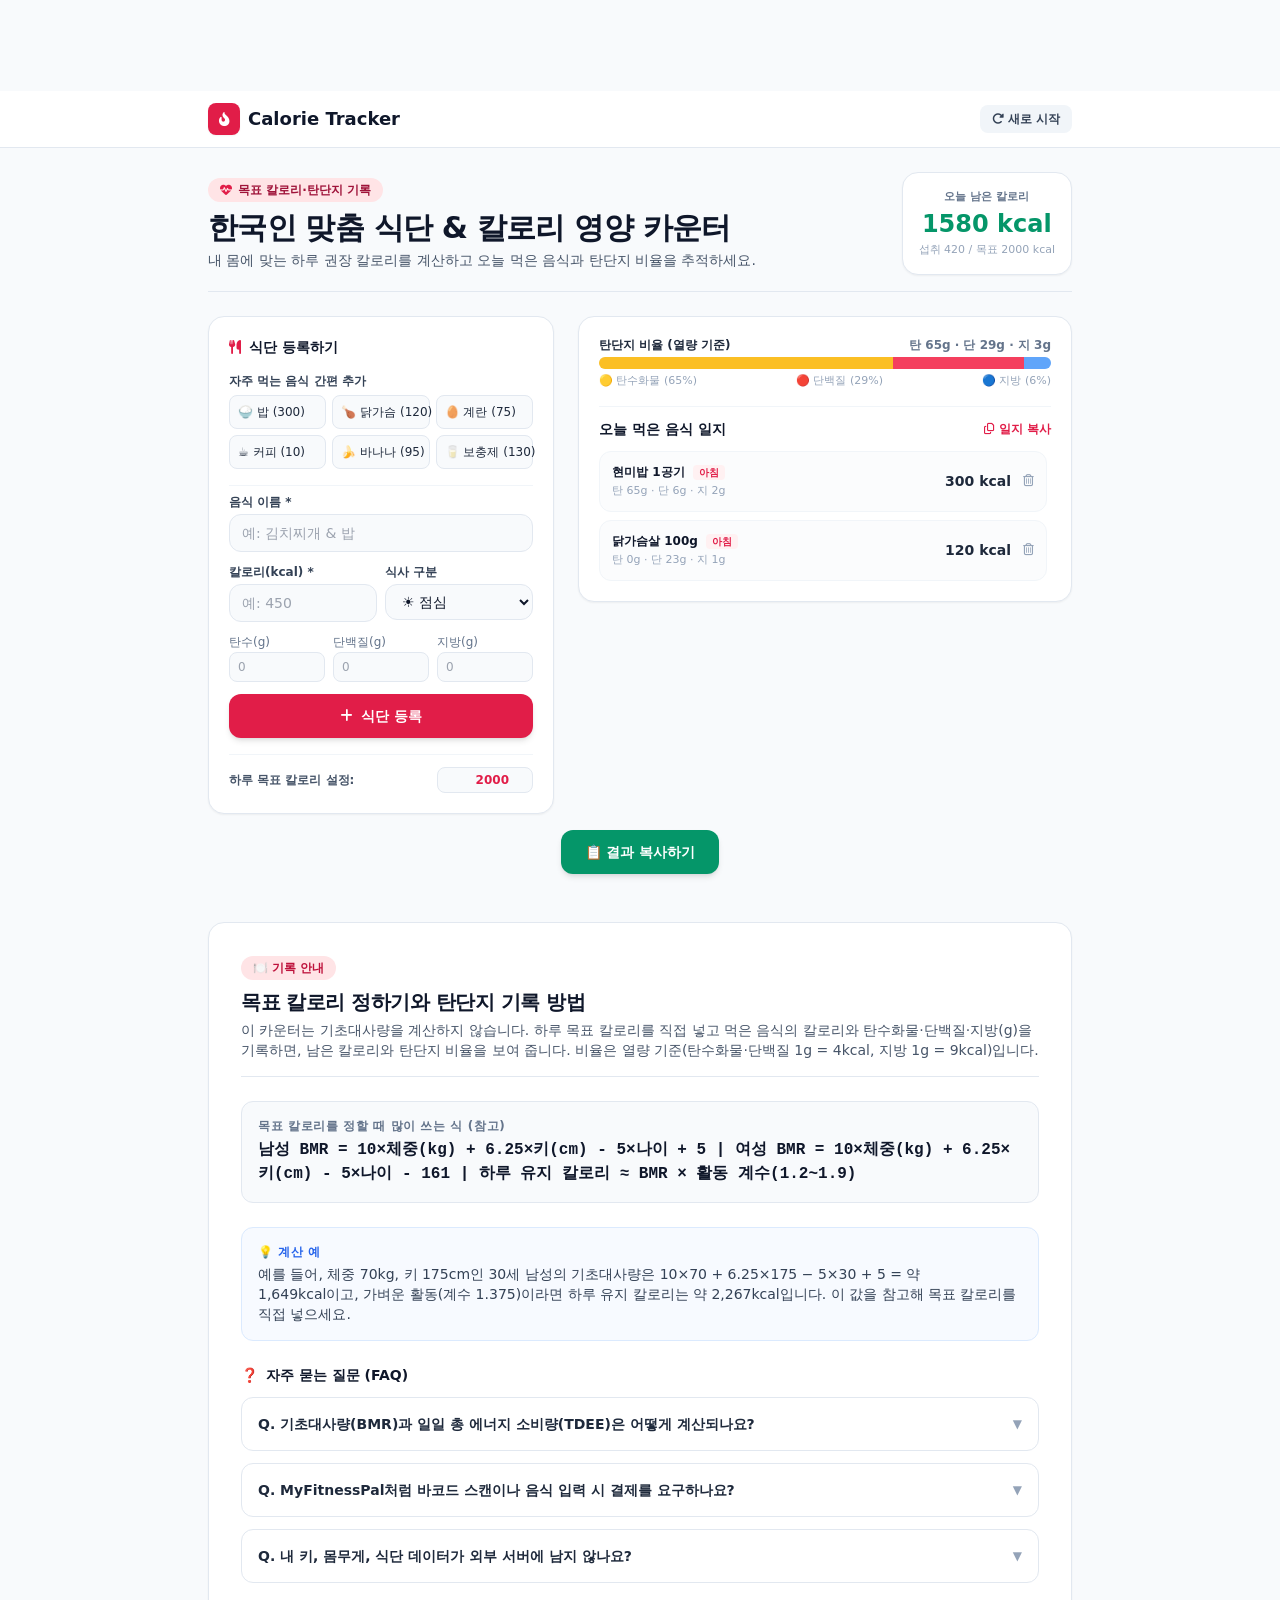
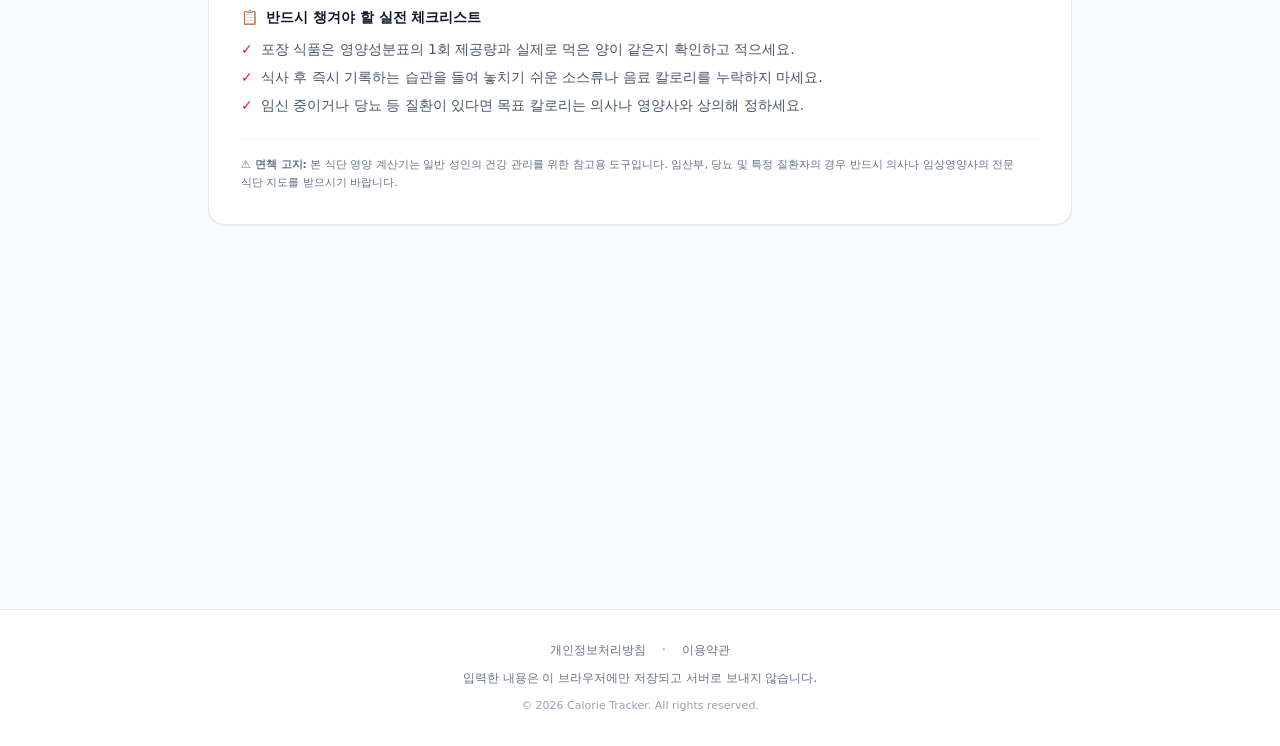
<file: index.html>
<!DOCTYPE html>
<html lang="ko">
<head>
    <meta charset="UTF-8">
    <link rel="preconnect" href="https://pagead2.googlesyndication.com">
    <link rel="preconnect" href="https://cdnjs.cloudflare.com" crossorigin>

    <link href="apple-touch-icon.png" rel="apple-touch-icon" sizes="180x180"/>
    <meta content="width=device-width, initial-scale=1.0, maximum-scale=1.0, user-scalable=no" name="viewport"/>
    <title>한국인 식단 & 칼로리 영양 카운터 | 탄단지 기록</title>
    <meta content="하루 목표 칼로리를 정하고 먹은 음식의 칼로리와 탄수화물·단백질·지방을 기록해, 남은 칼로리와 열량 기준 탄단지 비율을 보여 주는 식단 카운터입니다." name="description"/>
    <link href="https://calorie.enjoy-onepage.com/" rel="canonical"/>
    <meta content="website" property="og:type"/>
    <meta property="og:locale" content="ko_KR">
    <meta content="https://calorie.enjoy-onepage.com/" property="og:url"/>
    <meta content="한국인 식단 & 칼로리 영양 카운터 | 탄단지 기록" property="og:title"/>
    <meta content="하루 목표 칼로리를 정하고 먹은 음식의 칼로리와 탄수화물·단백질·지방을 기록해, 남은 칼로리와 열량 기준 탄단지 비율을 보여 주는 식단 카운터입니다." property="og:description"/>
    <meta content="https://calorie.enjoy-onepage.com/og-image.png" property="og:image"/>
    <meta content="summary_large_image" name="twitter:card"/>
    <meta content="한국인 식단 & 칼로리 영양 카운터 | 탄단지 기록" name="twitter:title"/>
    <meta content="하루 목표 칼로리를 정하고 먹은 음식의 칼로리와 탄수화물·단백질·지방을 기록해, 남은 칼로리와 열량 기준 탄단지 비율을 보여 주는 식단 카운터입니다." name="twitter:description"/>
    <meta content="https://calorie.enjoy-onepage.com/og-image.png" name="twitter:image"/>
    <link href="/favicon.ico" rel="icon" type="image/x-icon"/>

    <link rel="stylesheet" href="./style.css">
    <link href="https://cdnjs.cloudflare.com/ajax/libs/font-awesome/6.4.0/css/all.min.css" rel="stylesheet"/>
    <script async crossorigin="anonymous" src="https://pagead2.googlesyndication.com/pagead/js/adsbygoogle.js?client=ca-pub-2228289204702106"></script>

    <script type="application/ld+json">
    {
      "@context": "https://schema.org",
      "@graph": [
        {
          "@type": "WebApplication",
          "@id": "https://calorie.enjoy-onepage.com/#webapp",
          "name": "Calorie Tracker - 식단 & 칼로리 영양 카운터",
          "url": "https://calorie.enjoy-onepage.com/",
          "applicationCategory": "HealthApplication",
          "operatingSystem": "All",
          "browserRequirements": "Requires JavaScript. Requires HTML5.",
          "description": "목표 칼로리 설정, 식사별 칼로리·탄단지 기록, 열량 기준 탄단지 비율 표시.",
          "image": "https://calorie.enjoy-onepage.com/og-image.png",
          "offers": { "@type": "Offer", "price": "0", "priceCurrency": "KRW" }
        },
        {
          "@type": "FAQPage",
          "@id": "https://calorie.enjoy-onepage.com/#faq",
          "mainEntity": [
            {
              "@type": "Question",
              "name": "기초대사량(BMR)과 일일 총 에너지 소비량(TDEE)은 어떻게 계산되나요?",
              "acceptedAnswer": {
                "@type": "Answer",
                "text": "이 카운터는 계산해 주지 않으며, 목표 칼로리는 직접 넣습니다. 많이 쓰는 미플린-세인트 지어 식은 성별·나이·키·체중으로 기초대사량을 구하고, 평소 활동 정도에 따라 1.2~1.9를 곱해 하루 유지 칼로리를 어림합니다."
              }
            },
            {
              "@type": "Question",
              "name": "MyFitnessPal처럼 바코드 스캔이나 음식 입력 시 결제를 요구하나요?",
              "acceptedAnswer": {
                "@type": "Answer",
                "text": "결제는 없습니다. 다만 바코드 스캔이나 음식 검색 기능은 없고, 밥·닭가슴살·계란 같은 몇 가지 음식 버튼과 직접 입력으로 기록합니다."
              }
            },
            {
              "@type": "Question",
              "name": "내 키, 몸무게, 식단 데이터가 외부 서버에 남지 않나요?",
              "acceptedAnswer": {
                "@type": "Answer",
                "text": "이 카운터는 키와 몸무게를 묻지 않습니다. 식사 기록과 목표 칼로리는 이 브라우저의 localStorage에만 저장되고 서버로 보내지 않습니다."
              }
            }
          ]
        }
      ]
    }
    </script>

    <style id="layout-shield">
      html, body { max-width: 100%; overflow-x: hidden; }
      .manual-ad-box { width: 100%; max-width: 960px; margin-left: auto; margin-right: auto; text-align: center; overflow: hidden; }
      .manual-ad-box ins { max-width: 100% !important; overflow: hidden !important; }
      :focus-visible { outline: 2px solid #3b82f6 !important; outline-offset: 2px !important; }
      input:focus-visible, select:focus-visible, textarea:focus-visible, button:focus-visible { outline: 2px solid #2563eb !important; outline-offset: 1px !important; }
    </style>
<style id="mobile-hardening-shield">
  /* 모바일 한글 단어 단위 줄바꿈 보존 & 버튼 텍스트 단일행 쉴드 */
  body, h1, h2, h3, h4, p, span, label {
    word-break: keep-all;
    overflow-wrap: break-word;
  }
  button, [role="button"], a.btn {
    white-space: nowrap;
    word-break: keep-all;
  }
  @media (max-width: 640px) {
    input, select, textarea {
      font-size: 16px !important;
    }
    button, [role="button"], a.btn {
      min-height: 42px;
    }
  }
</style>
<script id="math-guard">
// Global Math & DOM Output Guard: prevents NaN / Infinity leaks to UI
(function() {
  const origToLocaleString = Number.prototype.toLocaleString;
  Number.prototype.toLocaleString = function(locales, options) {
    if (!Number.isFinite(this.valueOf())) return '0';
    return origToLocaleString.call(this, locales, options);
  };
  const origToFixed = Number.prototype.toFixed;
  Number.prototype.toFixed = function(digits) {
    if (!Number.isFinite(this.valueOf())) return '0';
    return origToFixed.call(this, digits);
  };
})();
</script>
<style id="ad-cls-shield">
  .ad-bottom { min-height: 280px !important; }
  .ad-bottom ins { min-height: 280px !important; }
</style>
</head>
<body class="bg-slate-50 text-slate-800 antialiased font-sans min-h-screen flex flex-col justify-between">
    <div class="manual-ad-box ad-top-banner" style="width: 100%; max-width: 960px; margin: 8px auto 16px; text-align: center;">
        <ins class="adsbygoogle" data-ad-client="ca-pub-2228289204702106" data-ad-format="horizontal" data-ad-slot="3824727725" data-full-width-responsive="true" style="display:inline-block;width:100%;height:60px;"></ins>
        <script>(adsbygoogle = window.adsbygoogle || []).push({});</script>
    </div>

    <header class="bg-white border-b border-slate-200 sticky top-0 z-40">
        <div class="max-w-4xl mx-auto px-4 py-3 flex items-center justify-between">
            <a href="/" class="flex items-center gap-2 text-slate-900 font-bold text-lg hover:text-rose-600 transition">
                <span class="w-8 h-8 rounded-lg bg-rose-600 text-white flex items-center justify-center font-black text-sm shadow-sm"><i class="fa-solid fa-fire-flame-curved"></i></span>
                <span>Calorie Tracker</span>
            </a>
            <div class="flex items-center gap-2">
                <button id="resetDayBtn" class="px-3 py-1.5 text-xs font-bold bg-slate-100 hover:bg-slate-200 text-slate-700 rounded-lg transition whitespace-nowrap" aria-label="하루 초기화">
                    <i class="fa-solid fa-rotate-right mr-1"></i>새로 시작
                </button>
            </div>
        </div>
    </header>

    <section class="max-w-4xl mx-auto px-4 pt-6 pb-2 w-full">
        <div class="border-b border-slate-200 pb-4 flex flex-col md:flex-row md:items-center justify-between gap-4">
            <div>
                <div class="inline-flex items-center gap-1.5 px-3 py-1 rounded-full text-xs font-semibold bg-rose-100 text-rose-800 mb-2">
                    <i class="fa-solid fa-heart-pulse text-rose-600"></i><span>목표 칼로리·탄단지 기록</span>
                </div>
                <h1 class="text-2xl sm:text-3xl font-black text-slate-900 tracking-tight">
                    한국인 맞춤 식단 & 칼로리 영양 카운터
                </h1>
                <p class="text-slate-600 text-xs sm:text-sm mt-1">
                    내 몸에 맞는 하루 권장 칼로리를 계산하고 오늘 먹은 음식과 탄단지 비율을 추적하세요.
                </p>
            </div>
            <!-- Calorie Gauge Summary -->
            <div class="bg-white border border-slate-200 rounded-2xl p-3 sm:p-4 text-center min-w-[150px] shadow-sm">
                <div class="text-[11px] font-bold text-slate-500">오늘 남은 칼로리</div>
                <div class="text-2xl font-black text-rose-600 mt-0.5" id="remainingCalText">0 kcal</div>
                <div class="text-[11px] text-slate-400 mt-0.5" id="intakeCalSub">섭취 0 / 목표 2000 kcal</div>
            </div>
        </div>
    </section>

    <!-- Workspace: 1:1 Left Inputs, Right Food Log (Sticky) -->
    <main class="max-w-4xl mx-auto px-4 py-4 w-full flex-grow">
        <div class="grid grid-cols-1 lg:grid-cols-12 gap-6 items-start">
            <!-- Left 5 cols: Profile & Food Add -->
            <section class="lg:col-span-5 bg-white rounded-2xl p-5 border border-slate-200 shadow-sm space-y-4">
                <h2 class="text-sm font-bold text-slate-900 flex items-center gap-2">
                    <i class="fa-solid fa-utensils text-rose-600"></i>식단 등록하기
                </h2>

                <!-- Quick Food Presets -->
                <div>
                    <label class="block text-xs font-bold text-slate-700 mb-1.5">자주 먹는 음식 간편 추가</label>
                    <div class="grid grid-cols-3 gap-1.5 text-xs">
                        <button type="button" class="preset-btn p-2 rounded-lg bg-slate-50 hover:bg-rose-50 border border-slate-200 text-left transition whitespace-nowrap" data-name="현미밥 1공기" data-cal="300" data-c="65" data-p="6" data-f="2">🍚 밥 (300)</button>
                        <button type="button" class="preset-btn p-2 rounded-lg bg-slate-50 hover:bg-rose-50 border border-slate-200 text-left transition whitespace-nowrap" data-name="닭가슴살 100g" data-cal="120" data-c="0" data-p="23" data-f="1">🍗 닭가슴 (120)</button>
                        <button type="button" class="preset-btn p-2 rounded-lg bg-slate-50 hover:bg-rose-50 border border-slate-200 text-left transition whitespace-nowrap" data-name="계란 1개" data-cal="75" data-c="1" data-p="6" data-f="5">🥚 계란 (75)</button>
                        <button type="button" class="preset-btn p-2 rounded-lg bg-slate-50 hover:bg-rose-50 border border-slate-200 text-left transition whitespace-nowrap" data-name="아메리카노" data-cal="10" data-c="1" data-p="0" data-f="0">☕ 커피 (10)</button>
                        <button type="button" class="preset-btn p-2 rounded-lg bg-slate-50 hover:bg-rose-50 border border-slate-200 text-left transition whitespace-nowrap" data-name="바나나 1개" data-cal="95" data-c="23" data-p="1" data-f="0">🍌 바나나 (95)</button>
                        <button type="button" class="preset-btn p-2 rounded-lg bg-slate-50 hover:bg-rose-50 border border-slate-200 text-left transition whitespace-nowrap" data-name="프로틴 1스쿱" data-cal="130" data-c="3" data-p="24" data-f="1">🥛 보충제 (130)</button>
                    </div>
                </div>

                <!-- Custom Input Form -->
                <form id="foodForm" class="space-y-3 pt-2 border-t border-slate-100">
                    <div>
                        <label for="foodName" class="block text-xs font-bold text-slate-700 mb-1">음식 이름 *</label>
                        <input type="text" id="foodName" required placeholder="예: 김치찌개 & 밥" class="w-full text-base sm:text-sm px-3 py-2 bg-slate-50 border border-slate-200 rounded-xl focus:outline-none focus:ring-2 focus:ring-rose-500 font-medium text-slate-900" aria-label="음식 이름">
                    </div>
                    <div class="grid grid-cols-2 gap-2">
                        <div>
                            <label for="foodCal" class="block text-xs font-bold text-slate-700 mb-1">칼로리(kcal) *</label>
                            <input type="number" id="foodCal" min="1" required placeholder="예: 450" class="w-full text-base sm:text-sm px-3 py-2 bg-slate-50 border border-slate-200 rounded-xl focus:outline-none focus:ring-2 focus:ring-rose-500 font-medium text-slate-900" aria-label="칼로리" inputmode="numeric">
                        </div>
                        <div>
                            <label for="mealType" class="block text-xs font-bold text-slate-700 mb-1">식사 구분</label>
                            <select id="mealType" class="w-full text-base sm:text-sm px-3 py-2 bg-slate-50 border border-slate-200 rounded-xl focus:outline-none focus:ring-2 focus:ring-rose-500 font-medium text-slate-900" aria-label="식사 구분">
                                <option value="아침">🌅 아침</option>
                                <option value="점심" selected>☀️ 점심</option>
                                <option value="저녁">🌙 저녁</option>
                                <option value="간식">🍪 간식</option>
                            </select>
                        </div>
                    </div>
                    <div class="grid grid-cols-3 gap-2 text-xs">
                        <div>
                            <label for="macroCarb" class="block text-slate-500 mb-0.5">탄수(g)</label>
                            <input type="number" id="macroCarb" min="0" placeholder="0" class="w-full px-2 py-1.5 bg-slate-50 border border-slate-200 rounded-lg text-slate-900" aria-label="탄수화물" inputmode="numeric">
                        </div>
                        <div>
                            <label for="macroProtein" class="block text-slate-500 mb-0.5">단백질(g)</label>
                            <input type="number" id="macroProtein" min="0" placeholder="0" class="w-full px-2 py-1.5 bg-slate-50 border border-slate-200 rounded-lg text-slate-900" aria-label="단백질" inputmode="numeric">
                        </div>
                        <div>
                            <label for="macroFat" class="block text-slate-500 mb-0.5">지방(g)</label>
                            <input type="number" id="macroFat" min="0" placeholder="0" class="w-full px-2 py-1.5 bg-slate-50 border border-slate-200 rounded-lg text-slate-900" aria-label="지방" inputmode="numeric">
                        </div>
                    </div>
                    <button type="submit" class="w-full py-3 bg-rose-600 hover:bg-rose-700 text-white font-bold text-sm rounded-xl shadow-md transition flex items-center justify-center gap-2 whitespace-nowrap" aria-label="식단 추가">
                        <i class="fa-solid fa-plus"></i><span>식단 등록</span>
                    </button>
                </form>

                <!-- Daily Target Goal Settings -->
                <div class="pt-3 border-t border-slate-100 flex items-center justify-between text-xs">
                    <span class="font-bold text-slate-600">하루 목표 칼로리 설정:</span>
                    <input type="number" id="targetCalInput" value="2000" min="1000" max="5000" step="50" class="w-24 px-2 py-1 text-right font-black text-rose-600 border border-slate-200 rounded-lg bg-slate-50" aria-label="목표 칼로리" inputmode="numeric">
                </div>
            </section>

            <!-- Right 7 cols: Nutrition Summary & Food List -->
            <section class="lg:col-span-7 space-y-4">
                <div class="bg-white rounded-2xl p-5 border border-slate-200 shadow-sm">
                    <!-- Macro Ratio Bars -->
                    <div class="mb-4">
                        <div class="flex items-center justify-between text-xs font-bold mb-1">
                            <span class="text-slate-800">탄단지 비율 (열량 기준)</span>
                            <span class="text-slate-500" id="macroGramsText">탄 0g · 단 0g · 지 0g</span>
                        </div>
                        <div class="w-full h-3 rounded-full bg-slate-100 overflow-hidden flex">
                            <div id="barCarb" class="bg-amber-400 h-full transition-all" style="width: 33%"></div>
                            <div id="barProtein" class="bg-rose-500 h-full transition-all" style="width: 33%"></div>
                            <div id="barFat" class="bg-blue-400 h-full transition-all" style="width: 34%"></div>
                        </div>
                        <div class="flex justify-between text-[11px] text-slate-400 mt-1">
                            <span>🟡 탄수화물 (<span id="ratioCarb">0</span>%)</span>
                            <span>🔴 단백질 (<span id="ratioProtein">0</span>%)</span>
                            <span>🔵 지방 (<span id="ratioFat">0</span>%)</span>
                        </div>
                    </div>

                    <!-- Food Items Log -->
                    <div class="border-t border-slate-100 pt-3">
                        <div class="flex items-center justify-between mb-3">
                            <h3 class="text-sm font-bold text-slate-900">오늘 먹은 음식 일지</h3>
                            <button id="copyDietBtn" class="text-xs font-bold text-rose-600 hover:text-rose-800 flex items-center gap-1 whitespace-nowrap" aria-label="식단 복사">
                                <i class="fa-regular fa-copy"></i><span>일지 복사</span>
                            </button>
                        </div>
                        <div id="foodListContainer" class="space-y-2 max-h-[360px] overflow-y-auto pr-1">
                            <!-- Dynamic food items -->
                        </div>
                    </div>
                </div>
            </section>
        </div>
    
      <div class="mt-4 text-center">
        <button id="masterCopyBtn" onclick="copyMasterResult()" class="whitespace-nowrap w-full sm:w-auto px-6 py-3 bg-emerald-600 hover:bg-emerald-700 text-white font-bold rounded-xl shadow-md transition flex items-center justify-center gap-2 text-sm mx-auto whitespace-nowrap">
          <span>📋 결과 복사하기</span>
        </button>
      </div>

  </main>

    <!-- Toast -->
    <div id="toastNotification" class="fixed bottom-6 left-1/2 -translate-x-1/2 bg-slate-900/90 text-white text-xs sm:text-sm px-4 py-2.5 rounded-xl shadow-xl z-50 transition-opacity duration-300 opacity-0 pointer-events-none flex items-center gap-2">
        <i class="fa-solid fa-circle-check text-rose-400"></i><span id="toastMessage">안내 메시지</span>
    </div>

    <!-- 📖 E-E-A-T Guide Section (Q1~Q7) -->
    <section class="max-w-4xl mx-auto my-8 px-4">
      <div class="bg-white rounded-2xl p-6 sm:p-8 border border-slate-200 shadow-sm space-y-6">
        <div class="border-b border-slate-200 pb-4">
          <div class="inline-flex items-center gap-1.5 px-3 py-1 rounded-full text-xs font-bold bg-rose-100 text-rose-700 mb-2">
            <span>🍽️ 기록 안내</span>
          </div>
          <h3 class="text-xl font-black text-slate-900 tracking-tight">
            목표 칼로리 정하기와 탄단지 기록 방법
          </h3>
          <p class="text-xs sm:text-sm text-slate-600 mt-1">
            이 카운터는 기초대사량을 계산하지 않습니다. 하루 목표 칼로리를 직접 넣고 먹은 음식의 칼로리와 탄수화물·단백질·지방(g)을 기록하면, 남은 칼로리와 탄단지 비율을 보여 줍니다. 비율은 열량 기준(탄수화물·단백질 1g = 4kcal, 지방 1g = 9kcal)입니다.
          </p>
        </div>

        <div class="p-4 bg-slate-50 rounded-xl border border-slate-200">
          <div class="text-xs font-bold text-slate-500 uppercase tracking-wider mb-1">목표 칼로리를 정할 때 많이 쓰는 식 (참고)</div>
          <div class="text-sm sm:text-base font-extrabold text-slate-900 font-mono leading-relaxed">
            남성 BMR = 10×체중(kg) + 6.25×키(cm) - 5×나이 + 5 | 여성 BMR = 10×체중(kg) + 6.25×키(cm) - 5×나이 - 161 | 하루 유지 칼로리 ≈ BMR × 활동 계수(1.2~1.9)
          </div>
        </div>

        <div class="p-4 bg-blue-50/50 rounded-xl border border-blue-100">
          <div class="text-xs font-bold text-blue-600 uppercase tracking-wider mb-1">💡 계산 예</div>
          <p class="text-xs sm:text-sm text-slate-700 leading-relaxed">
            예를 들어, 체중 70kg, 키 175cm인 30세 남성의 기초대사량은 10×70 + 6.25×175 − 5×30 + 5 = 약 1,649kcal이고, 가벼운 활동(계수 1.375)이라면 하루 유지 칼로리는 약 2,267kcal입니다. 이 값을 참고해 목표 칼로리를 직접 넣으세요.
          </p>
        </div>

        <div class="space-y-3">
          <h4 class="text-sm font-bold text-slate-900 mb-2 flex items-center gap-2"><span>❓</span> 자주 묻는 질문 (FAQ)</h4>
          

    <details class="group border border-slate-200 rounded-xl p-4">
            <summary class="flex items-center justify-between cursor-pointer font-bold text-sm text-slate-800">
              <span>Q. 기초대사량(BMR)과 일일 총 에너지 소비량(TDEE)은 어떻게 계산되나요?</span>
              <span class="transition group-open:rotate-180 text-slate-400 text-xs">▼</span>
            </summary>
            <div class="text-xs text-slate-600 mt-3 leading-relaxed border-t border-slate-100 pt-3">
              이 카운터는 계산해 주지 않으며, 목표 칼로리는 직접 넣습니다. 많이 쓰는 미플린-세인트 지어 식은 성별·나이·키·체중으로 기초대사량을 구하고, 평소 활동 정도에 따라 1.2~1.9를 곱해 하루 유지 칼로리를 어림합니다.
            </div>
          </details>
          <details class="group border border-slate-200 rounded-xl p-4">
            <summary class="flex items-center justify-between cursor-pointer font-bold text-sm text-slate-800">
              <span>Q. MyFitnessPal처럼 바코드 스캔이나 음식 입력 시 결제를 요구하나요?</span>
              <span class="transition group-open:rotate-180 text-slate-400 text-xs">▼</span>
            </summary>
            <div class="text-xs text-slate-600 mt-3 leading-relaxed border-t border-slate-100 pt-3">
              결제는 없습니다. 다만 바코드 스캔이나 음식 검색 기능은 없고, 밥·닭가슴살·계란 같은 몇 가지 음식 버튼과 직접 입력으로 기록합니다.
            </div>
          </details>
          <details class="group border border-slate-200 rounded-xl p-4">
            <summary class="flex items-center justify-between cursor-pointer font-bold text-sm text-slate-800">
              <span>Q. 내 키, 몸무게, 식단 데이터가 외부 서버에 남지 않나요?</span>
              <span class="transition group-open:rotate-180 text-slate-400 text-xs">▼</span>
            </summary>
            <div class="text-xs text-slate-600 mt-3 leading-relaxed border-t border-slate-100 pt-3">
              이 카운터는 키와 몸무게를 묻지 않습니다. 식사 기록과 목표 칼로리는 이 브라우저의 localStorage에만 저장되고 서버로 보내지 않습니다.
            </div>
          </details>
        </div>

        <div>
          <h4 class="text-sm font-bold text-slate-900 mb-3 flex items-center gap-2">
            <span>📋</span> 반드시 챙겨야 할 실전 체크리스트
          </h4>
          <ul class="text-xs sm:text-sm text-slate-600 space-y-2">
            <li class="flex items-start gap-2"><span class="text-rose-600 font-bold">✓</span><span>포장 식품은 영양성분표의 1회 제공량과 실제로 먹은 양이 같은지 확인하고 적으세요.</span></li>
            <li class="flex items-start gap-2"><span class="text-rose-600 font-bold">✓</span><span>식사 후 즉시 기록하는 습관을 들여 놓치기 쉬운 소스류나 음료 칼로리를 누락하지 마세요.</span></li>
            <li class="flex items-start gap-2"><span class="text-rose-600 font-bold">✓</span><span>임신 중이거나 당뇨 등 질환이 있다면 목표 칼로리는 의사나 영양사와 상의해 정하세요.</span></li>
          </ul>
        </div>

        <div class="pt-4 border-t border-slate-100 text-[11px] text-slate-500 leading-relaxed">
          <strong>⚠️ 면책 고지:</strong> 본 식단 영양 계산기는 일반 성인의 건강 관리를 위한 참고용 도구입니다. 임산부, 당뇨 및 특정 질환자의 경우 반드시 의사나 임상영양사의 전문 식단 지도를 받으시기 바랍니다.
        </div>
      </div>
    </section>

    <!-- ADSENSE START: mid -->
<div class="ad-box ad-mid" style="width:100%;box-sizing:border-box;max-width:1080px;margin:16px auto;padding:0 14px;text-align:center;">
  <ins class="adsbygoogle" style="display:block" data-ad-client="ca-pub-2228289204702106" data-ad-slot="1186914926" data-ad-format="auto" data-full-width-responsive="true"></ins>
  <script>(adsbygoogle = window.adsbygoogle || []).push({});</script>
</div>
<!-- ADSENSE END: mid -->

<div class="manual-ad-box ad-bottom-banner" style="width: 100%; max-width: 960px; margin: 24px auto 16px; text-align: center;min-height:280px;">
        <ins class="adsbygoogle" data-ad-client="ca-pub-2228289204702106" data-ad-format="auto" data-ad-slot="3416334507" data-full-width-responsive="true" style="display:block;min-height:280px;"></ins>
        <script>(adsbygoogle = window.adsbygoogle || []).push({});</script>
    </div>


<footer class="border-t border-slate-200 bg-white py-8 px-4 text-center">
        <div class="max-w-4xl mx-auto text-xs text-slate-500 space-y-3">
            <div class="flex flex-wrap justify-center gap-4 text-xs font-medium">
                <a class="hover:text-rose-600 transition" href="/privacy.html">개인정보처리방침</a>
                <span>·</span>
                <a class="hover:text-rose-600 transition" href="/terms.html">이용약관</a>
            </div>
            <p>입력한 내용은 이 브라우저에만 저장되고 서버로 보내지 않습니다.</p>
            <p class="text-[11px] text-slate-400">© 2026 Calorie Tracker. All rights reserved.</p>
        </div>
    </footer>

    <script>
        const STORAGE_KEY = 'enjoy_calorie_meals_v1';
        let meals = [];
        let targetCal = 2000;

        function showToast(msg) {
            const toast = document.getElementById('toastNotification');
            const toastMsg = document.getElementById('toastMessage');
            if (toast && toastMsg) {
                toastMsg.textContent = msg;
                toast.classList.remove('opacity-0', 'pointer-events-none');
                setTimeout(() => toast.classList.add('opacity-0', 'pointer-events-none'), 2200);
            }
        }

        function loadData() {
            try {
                const raw = localStorage.getItem(STORAGE_KEY);
                meals = raw ? JSON.parse(raw) : [
                    { id: 'm1', name: '현미밥 1공기', type: '아침', cal: 300, carb: 65, protein: 6, fat: 2 },
                    { id: 'm2', name: '닭가슴살 100g', type: '아침', cal: 120, carb: 0, protein: 23, fat: 1 }
                ];
                const savedTarget = localStorage.getItem('enjoy_calorie_target');
                if (savedTarget) targetCal = parseInt(savedTarget, 10);
                document.getElementById('targetCalInput').value = targetCal;
            } catch(e) {
                meals = [];
            }
            renderMeals();
        }

        function saveData() {
            try {
                localStorage.setItem(STORAGE_KEY, JSON.stringify(meals));
                localStorage.setItem('enjoy_calorie_target', targetCal.toString());
            } catch(e) {}
            renderMeals();
        }

        function renderMeals() {
            const container = document.getElementById('foodListContainer');
            container.innerHTML = '';

            let totalCal = 0;
            let totalCarb = 0;
            let totalProtein = 0;
            let totalFat = 0;

            meals.forEach(m => {
                totalCal += m.cal;
                totalCarb += (m.carb || 0);
                totalProtein += (m.protein || 0);
                totalFat += (m.fat || 0);

                const item = document.createElement('div');
                item.className = 'p-3 rounded-xl border border-slate-100 bg-slate-50/50 flex items-center justify-between gap-3 text-xs';
                item.innerHTML = `
                    <div>
                        <div class="font-bold text-slate-900">${m.name} <span class="text-[10px] px-1.5 py-0.5 rounded bg-rose-50 text-rose-600 font-bold ml-1">${m.type}</span></div>
                        <div class="text-[11px] text-slate-400 mt-0.5">탄 ${m.carb || 0}g · 단 ${m.protein || 0}g · 지 ${m.fat || 0}g</div>
                    </div>
                    <div class="flex items-center gap-2">
                        <span class="font-extrabold text-sm text-slate-800">${m.cal} kcal</span>
                        <button onclick="deleteMeal('${m.id}')" class="text-slate-400 hover:text-rose-600 ml-1 whitespace-nowrap"><i class="fa-regular fa-trash-can"></i></button>
                    </div>
                `;
                container.appendChild(item);
            });

            // Summary numbers
            const remCal = targetCal - totalCal;
            document.getElementById('remainingCalText').textContent = `${remCal} kcal`;
            document.getElementById('remainingCalText').className = `text-2xl font-black mt-0.5 ${remCal < 0 ? 'text-rose-600' : 'text-emerald-600'}`;
            document.getElementById('intakeCalSub').textContent = `섭취 ${totalCal} / 목표 ${targetCal} kcal`;

            // Macro calculation
            const macroSum = totalCarb * 4 + totalProtein * 4 + totalFat * 9; // 열량 기준: 탄수화물·단백질 1g = 4kcal, 지방 1g = 9kcal
            let rCarb = 33, rProtein = 33, rFat = 34;
            if (macroSum > 0) {
                rCarb = Math.round((totalCarb * 4 / macroSum) * 100);
                rProtein = Math.round((totalProtein * 4 / macroSum) * 100);
                rFat = 100 - rCarb - rProtein;
            }
            document.getElementById('barCarb').style.width = `${rCarb}%`;
            document.getElementById('barProtein').style.width = `${rProtein}%`;
            document.getElementById('barFat').style.width = `${rFat}%`;
            document.getElementById('ratioCarb').textContent = rCarb;
            document.getElementById('ratioProtein').textContent = rProtein;
            document.getElementById('ratioFat').textContent = rFat;
            document.getElementById('macroGramsText').textContent = `탄 ${totalCarb}g · 단 ${totalProtein}g · 지 ${totalFat}g`;
        }

        window.deleteMeal = function(id) {
            meals = meals.filter(m => m.id !== id);
            saveData();
            showToast("식단이 삭제되었습니다.");
        };

        // Preset click
        document.querySelectorAll('.preset-btn').forEach(btn => {
            btn.addEventListener('click', () => {
                document.getElementById('foodName').value = btn.dataset.name;
                document.getElementById('foodCal').value = btn.dataset.cal;
                document.getElementById('macroCarb').value = btn.dataset.c;
                document.getElementById('macroProtein').value = btn.dataset.p;
                document.getElementById('macroFat').value = btn.dataset.f;
                showToast(`${btn.dataset.name} 정보가 입력되었습니다.`);
            });
        });

        document.getElementById('foodForm').addEventListener('submit', (e) => {
            e.preventDefault();
            const name = document.getElementById('foodName').value.trim();
            const cal = parseInt(document.getElementById('foodCal').value, 10);
            const type = document.getElementById('mealType').value;
            const carb = parseInt(document.getElementById('macroCarb').value, 10) || 0;
            const protein = parseInt(document.getElementById('macroProtein').value, 10) || 0;
            const fat = parseInt(document.getElementById('macroFat').value, 10) || 0;

            if (!name || !cal) return;

            meals.push({
                id: 'meal_' + Date.now(),
                name,
                cal,
                type,
                carb,
                protein,
                fat
            });
            saveData();

            document.getElementById('foodName').value = '';
            document.getElementById('foodCal').value = '';
            document.getElementById('macroCarb').value = '';
            document.getElementById('macroProtein').value = '';
            document.getElementById('macroFat').value = '';
            showToast("식단이 등록되었습니다!");
        });

        document.getElementById('targetCalInput').addEventListener('change', (e) => {
            targetCal = parseInt(e.target.value, 10) || 2000;
            saveData();
        });

        document.getElementById('resetDayBtn').addEventListener('click', () => {
            if (confirm("오늘의 식단 일지를 초기화하시겠습니까?")) {
                meals = [];
                saveData();
                showToast("식단 일지가 초기화되었습니다.");
            }
        });

        document.getElementById('copyDietBtn').addEventListener('click', () => {
            let total = meals.reduce((acc, m) => acc + m.cal, 0);
            let text = `🥗 오늘 나의 식단 일지 (Calorie Tracker)
-----------------------------------
`;
            meals.forEach(m => {
                text += `[${m.type}] ${m.name}: ${m.cal} kcal (탄 ${m.carb}g / 단 ${m.protein}g / 지 ${m.fat}g)
`;
            });
            text += `
총 섭취: ${total} kcal (목표 ${targetCal} kcal)
👉 바로가기: https://calorie.enjoy-onepage.com/`;

            navigator.clipboard.writeText(text).then(() => showToast("식단 일지가 복사되었습니다."));
        });

        loadData();
    </script>

  <!-- 원클릭 복사 & 토스트 스크립트 (4-4 헌법 준수) -->
  <div id="masterToast" class="fixed bottom-6 left-1/2 transform -translate-x-1/2 bg-gray-900 text-white text-xs py-3 px-6 rounded-full shadow-2xl transition opacity-0 pointer-events-none z-50">
    클립보드에 복사되었습니다!
  </div>
  <script>
    function copyMasterResult() {
      var resEl = document.getElementById('result') || document.getElementById('resultCard') || document.querySelector('.result-box') || document.querySelector('main');
      var text = resEl ? (resEl.innerText || resEl.textContent) : '한국인 맞춤 식단 & 칼로리 영양 카운터 계산 결과';
      var shareText = text.trim() + "\n\n👉 한국인 맞춤 식단 & 칼로리 영양 카운터 바로가기: " + window.location.href;
      if (navigator.clipboard) {
        navigator.clipboard.writeText(shareText).then(showMasterToast);
      } else {
        var ta = document.createElement('textarea');
        ta.value = shareText;
        document.body.appendChild(ta);
        ta.select();
        document.execCommand('copy');
        document.body.removeChild(ta);
        showMasterToast();
      }
    }
    function showMasterToast() {
      var t = document.getElementById('masterToast');
      if (!t) return;
      t.classList.remove('opacity-0', 'pointer-events-none');
      t.classList.add('opacity-100');
      setTimeout(function() {
        t.classList.remove('opacity-100');
        t.classList.add('opacity-0', 'pointer-events-none');
      }, 2200);
    }
  </script>

</body>
</html>
</file>
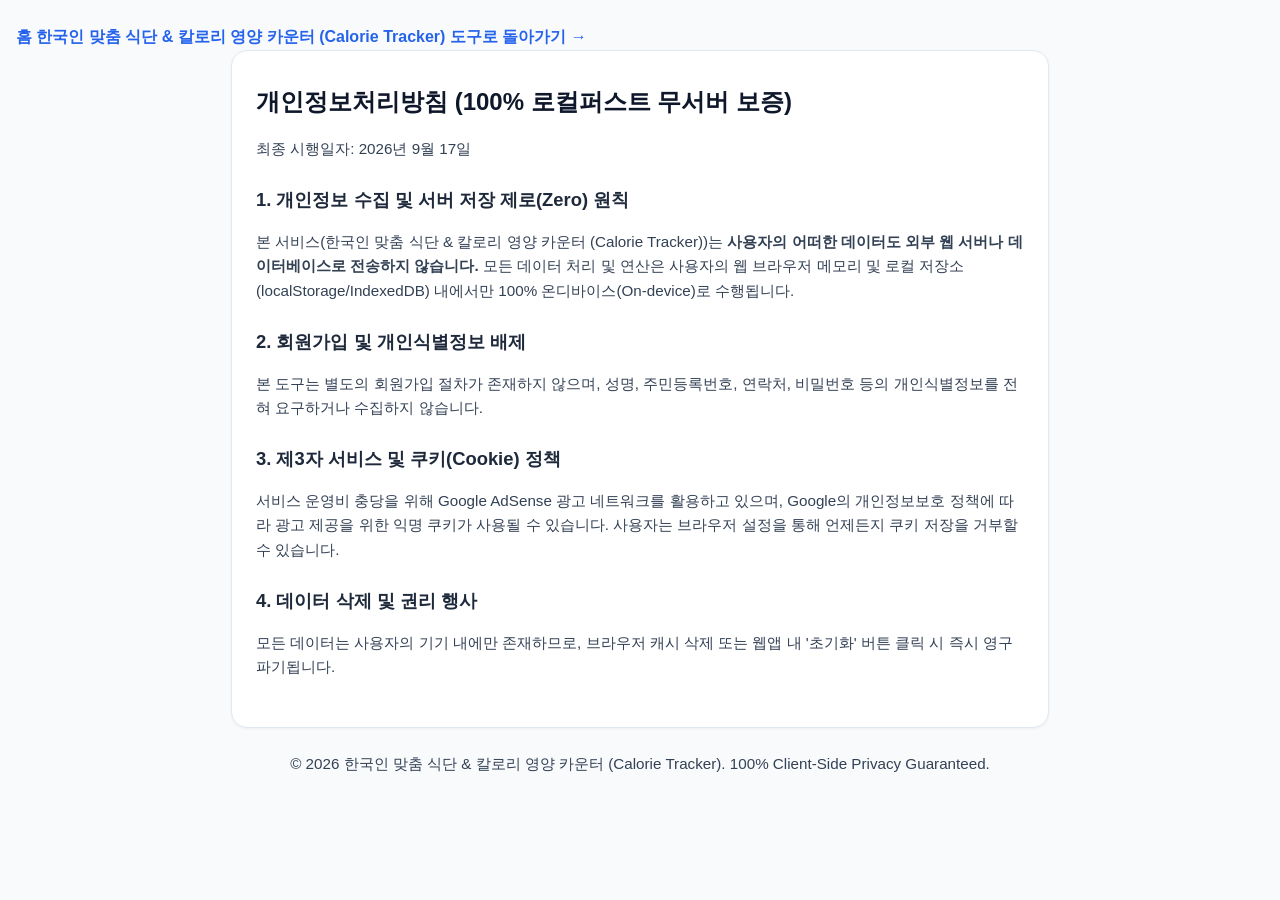
<file: privacy.html>
<!DOCTYPE html>
<html lang="ko">
<head>
  <meta charset="UTF-8">
  <meta name="viewport" content="width=device-width, initial-scale=1.0">
  <title>개인정보처리방침 - 한국인 맞춤 식단 & 칼로리 영양 카운터 (Calorie Tracker)</title>
  <link rel="canonical" href="https://calorie.enjoy-onepage.com/privacy.html">
  <style>html, body { max-width: 100%; overflow-x: hidden; }</style>
<style>
  body { margin: 0; font-family: -apple-system, BlinkMacSystemFont, "Segoe UI", Roboto, sans-serif; background: #f8fafc; color: #1e293b; line-height: 1.6; padding: 24px 16px; }
  .wrap, .max-w-2xl, .max-w-3xl, .container, main { max-width: 768px; margin: 0 auto; background: #fff; padding: 32px 24px; border-radius: 16px; border: 1px solid #e2e8f0; box-shadow: 0 1px 3px rgba(0,0,0,0.05); }
  h1 { font-size: 1.5rem; font-weight: 800; margin-top: 0; color: #0f172a; }
  h2 { font-size: 1.15rem; font-weight: 700; margin-top: 24px; color: #1e293b; }
  p, li { font-size: 0.95rem; color: #334155; }
  a { color: #2563eb; text-decoration: none; font-weight: 600; }
  a:hover { text-decoration: underline; }
  .footer, footer { text-align: center; margin-top: 24px; font-size: 0.85rem; color: #64748b; }
</style>
</head>
<body class="bg-slate-50 text-slate-800 antialiased font-sans min-h-screen flex flex-col justify-between">
  <header class="bg-white border-b border-slate-200 sticky top-0 z-50">
    <div class="max-w-4xl mx-auto px-4 py-3 flex items-center justify-between">
      <a href="/" class="flex items-center gap-2 text-slate-900 font-bold hover:text-blue-600 transition">
        <span class="w-8 h-8 rounded-lg bg-blue-600 text-white flex items-center justify-center font-black text-sm">홈</span>
        <span>한국인 맞춤 식단 & 칼로리 영양 카운터 (Calorie Tracker)</span>
      </a>
      <a href="/" class="text-sm font-medium text-slate-600 hover:text-blue-600">도구로 돌아가기 →</a>
    </div>
  </header>

  <main class="max-w-4xl mx-auto px-4 py-10 flex-grow w-full">
    <div class="bg-white rounded-2xl p-6 sm:p-10 border border-slate-200 shadow-sm space-y-6">
      <h1 class="text-2xl font-black text-slate-900">개인정보처리방침 (100% 로컬퍼스트 무서버 보증)</h1>
      <p class="text-xs text-slate-500">최종 시행일자: 2026년 9월 17일</p>

      <section class="space-y-3 text-sm text-slate-700 leading-relaxed">
        <h2 class="text-base font-bold text-slate-900">1. 개인정보 수집 및 서버 저장 제로(Zero) 원칙</h2>
        <p>본 서비스(한국인 맞춤 식단 & 칼로리 영양 카운터 (Calorie Tracker))는 <strong>사용자의 어떠한 데이터도 외부 웹 서버나 데이터베이스로 전송하지 않습니다.</strong> 모든 데이터 처리 및 연산은 사용자의 웹 브라우저 메모리 및 로컬 저장소(localStorage/IndexedDB) 내에서만 100% 온디바이스(On-device)로 수행됩니다.</p>

        <h2 class="text-base font-bold text-slate-900">2. 회원가입 및 개인식별정보 배제</h2>
        <p>본 도구는 별도의 회원가입 절차가 존재하지 않으며, 성명, 주민등록번호, 연락처, 비밀번호 등의 개인식별정보를 전혀 요구하거나 수집하지 않습니다.</p>

        <h2 class="text-base font-bold text-slate-900">3. 제3자 서비스 및 쿠키(Cookie) 정책</h2>
        <p>서비스 운영비 충당을 위해 Google AdSense 광고 네트워크를 활용하고 있으며, Google의 개인정보보호 정책에 따라 광고 제공을 위한 익명 쿠키가 사용될 수 있습니다. 사용자는 브라우저 설정을 통해 언제든지 쿠키 저장을 거부할 수 있습니다.</p>

        <h2 class="text-base font-bold text-slate-900">4. 데이터 삭제 및 권리 행사</h2>
        <p>모든 데이터는 사용자의 기기 내에만 존재하므로, 브라우저 캐시 삭제 또는 웹앱 내 '초기화' 버튼 클릭 시 즉시 영구 파기됩니다.</p>
      </section>
    </div>
  </main>

  <footer class="border-t border-slate-200 bg-white py-6 text-center text-xs text-slate-500">
    <p>© 2026 한국인 맞춤 식단 & 칼로리 영양 카운터 (Calorie Tracker). 100% Client-Side Privacy Guaranteed.</p>
  </footer>
</body>
</html>
</file>
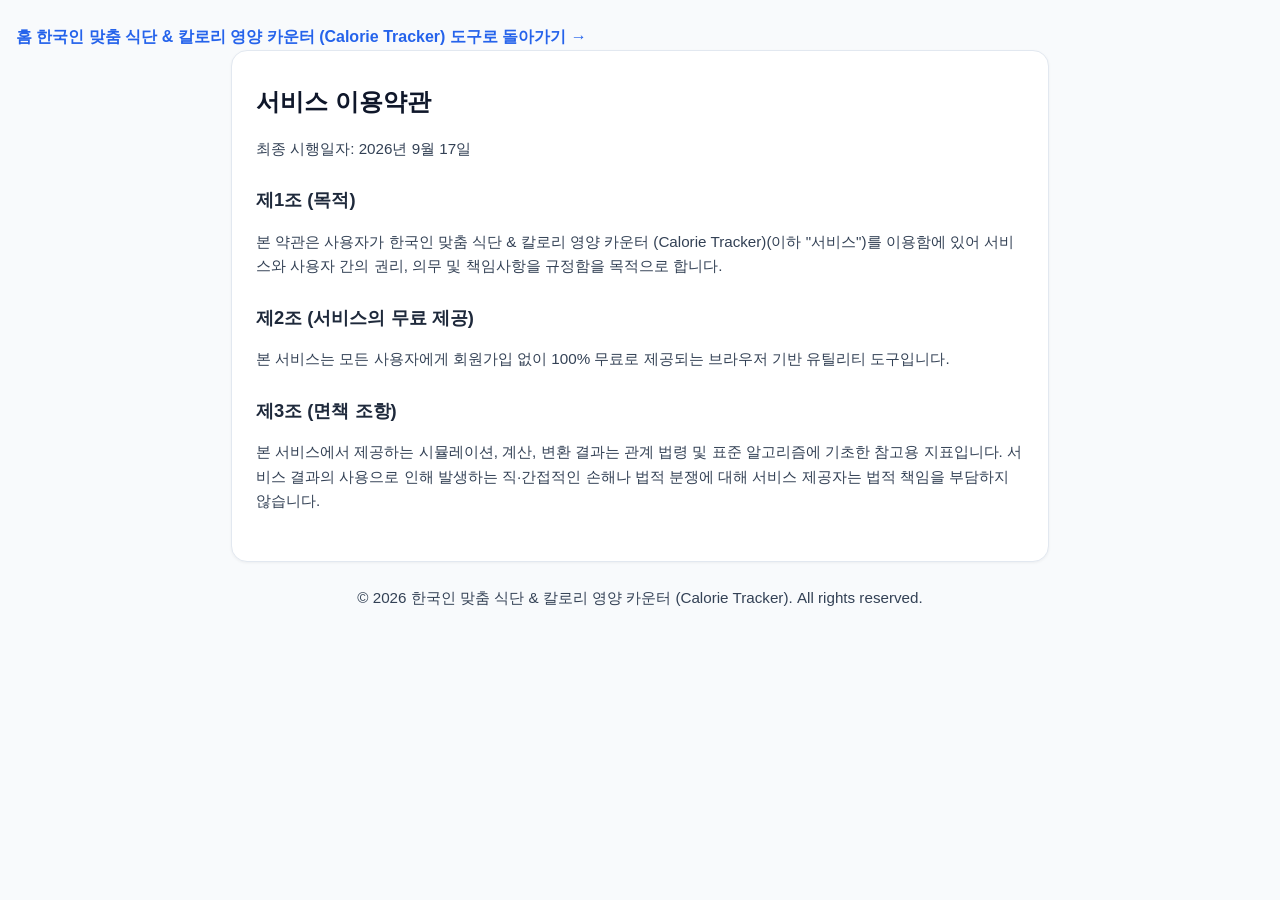
<file: terms.html>
<!DOCTYPE html>
<html lang="ko">
<head>
  <meta charset="UTF-8">
  <meta name="viewport" content="width=device-width, initial-scale=1.0">
  <title>이용약관 - 한국인 맞춤 식단 & 칼로리 영양 카운터 (Calorie Tracker)</title>
  <link rel="canonical" href="https://calorie.enjoy-onepage.com/terms.html">
  <style>html, body { max-width: 100%; overflow-x: hidden; }</style>
<style>
  body { margin: 0; font-family: -apple-system, BlinkMacSystemFont, "Segoe UI", Roboto, sans-serif; background: #f8fafc; color: #1e293b; line-height: 1.6; padding: 24px 16px; }
  .wrap, .max-w-2xl, .max-w-3xl, .container, main { max-width: 768px; margin: 0 auto; background: #fff; padding: 32px 24px; border-radius: 16px; border: 1px solid #e2e8f0; box-shadow: 0 1px 3px rgba(0,0,0,0.05); }
  h1 { font-size: 1.5rem; font-weight: 800; margin-top: 0; color: #0f172a; }
  h2 { font-size: 1.15rem; font-weight: 700; margin-top: 24px; color: #1e293b; }
  p, li { font-size: 0.95rem; color: #334155; }
  a { color: #2563eb; text-decoration: none; font-weight: 600; }
  a:hover { text-decoration: underline; }
  .footer, footer { text-align: center; margin-top: 24px; font-size: 0.85rem; color: #64748b; }
</style>
</head>
<body class="bg-slate-50 text-slate-800 antialiased font-sans min-h-screen flex flex-col justify-between">
  <header class="bg-white border-b border-slate-200 sticky top-0 z-50">
    <div class="max-w-4xl mx-auto px-4 py-3 flex items-center justify-between">
      <a href="/" class="flex items-center gap-2 text-slate-900 font-bold hover:text-blue-600 transition">
        <span class="w-8 h-8 rounded-lg bg-blue-600 text-white flex items-center justify-center font-black text-sm">홈</span>
        <span>한국인 맞춤 식단 & 칼로리 영양 카운터 (Calorie Tracker)</span>
      </a>
      <a href="/" class="text-sm font-medium text-slate-600 hover:text-blue-600">도구로 돌아가기 →</a>
    </div>
  </header>

  <main class="max-w-4xl mx-auto px-4 py-10 flex-grow w-full">
    <div class="bg-white rounded-2xl p-6 sm:p-10 border border-slate-200 shadow-sm space-y-6">
      <h1 class="text-2xl font-black text-slate-900">서비스 이용약관</h1>
      <p class="text-xs text-slate-500">최종 시행일자: 2026년 9월 17일</p>

      <section class="space-y-3 text-sm text-slate-700 leading-relaxed">
        <h2 class="text-base font-bold text-slate-900">제1조 (목적)</h2>
        <p>본 약관은 사용자가 한국인 맞춤 식단 & 칼로리 영양 카운터 (Calorie Tracker)(이하 "서비스")를 이용함에 있어 서비스와 사용자 간의 권리, 의무 및 책임사항을 규정함을 목적으로 합니다.</p>

        <h2 class="text-base font-bold text-slate-900">제2조 (서비스의 무료 제공)</h2>
        <p>본 서비스는 모든 사용자에게 회원가입 없이 100% 무료로 제공되는 브라우저 기반 유틸리티 도구입니다.</p>

        <h2 class="text-base font-bold text-slate-900">제3조 (면책 조항)</h2>
        <p>본 서비스에서 제공하는 시뮬레이션, 계산, 변환 결과는 관계 법령 및 표준 알고리즘에 기초한 참고용 지표입니다. 서비스 결과의 사용으로 인해 발생하는 직·간접적인 손해나 법적 분쟁에 대해 서비스 제공자는 법적 책임을 부담하지 않습니다.</p>
      </section>
    </div>
  </main>

  <footer class="border-t border-slate-200 bg-white py-6 text-center text-xs text-slate-500">
    <p>© 2026 한국인 맞춤 식단 & 칼로리 영양 카운터 (Calorie Tracker). All rights reserved.</p>
  </footer>
</body>
</html>
</file>
<file: style.css>
*,::backdrop,:after,:before{--tw-border-spacing-x:0;--tw-border-spacing-y:0;--tw-translate-x:0;--tw-translate-y:0;--tw-rotate:0;--tw-skew-x:0;--tw-skew-y:0;--tw-scale-x:1;--tw-scale-y:1;--tw-pan-x: ;--tw-pan-y: ;--tw-pinch-zoom: ;--tw-scroll-snap-strictness:proximity;--tw-gradient-from-position: ;--tw-gradient-via-position: ;--tw-gradient-to-position: ;--tw-ordinal: ;--tw-slashed-zero: ;--tw-numeric-figure: ;--tw-numeric-spacing: ;--tw-numeric-fraction: ;--tw-ring-inset: ;--tw-ring-offset-width:0px;--tw-ring-offset-color:#fff;--tw-ring-color:#3b82f680;--tw-ring-offset-shadow:0 0 #0000;--tw-ring-shadow:0 0 #0000;--tw-shadow:0 0 #0000;--tw-shadow-colored:0 0 #0000;--tw-blur: ;--tw-brightness: ;--tw-contrast: ;--tw-grayscale: ;--tw-hue-rotate: ;--tw-invert: ;--tw-saturate: ;--tw-sepia: ;--tw-drop-shadow: ;--tw-backdrop-blur: ;--tw-backdrop-brightness: ;--tw-backdrop-contrast: ;--tw-backdrop-grayscale: ;--tw-backdrop-hue-rotate: ;--tw-backdrop-invert: ;--tw-backdrop-opacity: ;--tw-backdrop-saturate: ;--tw-backdrop-sepia: ;--tw-contain-size: ;--tw-contain-layout: ;--tw-contain-paint: ;--tw-contain-style: }/*! tailwindcss v3.4.17 | MIT License | https://tailwindcss.com*/*,:after,:before{box-sizing:border-box;border:0 solid #e5e7eb}:after,:before{--tw-content:""}:host,html{line-height:1.5;-webkit-text-size-adjust:100%;tab-size:4;font-family:ui-sans-serif,system-ui,sans-serif,Apple Color Emoji,Segoe UI Emoji,Segoe UI Symbol,Noto Color Emoji;font-feature-settings:normal;font-variation-settings:normal;-webkit-tap-highlight-color:transparent}body{margin:0;line-height:inherit}hr{height:0;color:inherit;border-top-width:1px}abbr:where([title]){-webkit-text-decoration:underline dotted;text-decoration:underline dotted}h1,h2,h3,h4,h5,h6{font-size:inherit;font-weight:inherit}a{color:inherit;text-decoration:inherit}b,strong{font-weight:bolder}code,kbd,pre,samp{font-family:ui-monospace,SFMono-Regular,Menlo,Monaco,Consolas,Liberation Mono,Courier New,monospace;font-feature-settings:normal;font-variation-settings:normal;font-size:1em}small{font-size:80%}sub,sup{font-size:75%;line-height:0;position:relative;vertical-align:initial}sub{bottom:-.25em}sup{top:-.5em}table{text-indent:0;border-color:inherit;border-collapse:collapse}button,input,optgroup,select,textarea{font-family:inherit;font-feature-settings:inherit;font-variation-settings:inherit;font-size:100%;font-weight:inherit;line-height:inherit;letter-spacing:inherit;color:inherit;margin:0;padding:0}button,select{text-transform:none}button,input:where([type=button]),input:where([type=reset]),input:where([type=submit]){-webkit-appearance:button;background-color:initial;background-image:none}:-moz-focusring{outline:auto}:-moz-ui-invalid{box-shadow:none}progress{vertical-align:initial}::-webkit-inner-spin-button,::-webkit-outer-spin-button{height:auto}[type=search]{-webkit-appearance:textfield;outline-offset:-2px}::-webkit-search-decoration{-webkit-appearance:none}::-webkit-file-upload-button{-webkit-appearance:button;font:inherit}summary{display:list-item}blockquote,dd,dl,figure,h1,h2,h3,h4,h5,h6,hr,p,pre{margin:0}fieldset{margin:0}fieldset,legend{padding:0}menu,ol,ul{list-style:none;margin:0;padding:0}dialog{padding:0}textarea{resize:vertical}input::placeholder,textarea::placeholder{opacity:1;color:#9ca3af}[role=button],button{cursor:pointer}:disabled{cursor:default}audio,canvas,embed,iframe,img,object,svg,video{display:block;vertical-align:middle}img,video{max-width:100%;height:auto}[hidden]:where(:not([hidden=until-found])){display:none}.container{width:100%}@media (min-width:640px){.container{max-width:640px}}@media (min-width:768px){.container{max-width:768px}}@media (min-width:1024px){.container{max-width:1024px}}@media (min-width:1280px){.container{max-width:1280px}}@media (min-width:1536px){.container{max-width:1536px}}.pointer-events-none{pointer-events:none}.fixed{position:fixed}.sticky{position:sticky}.bottom-6{bottom:1.5rem}.left-1\/2{left:50%}.right-6{right:1.5rem}.top-0{top:0}.z-40{z-index:40}.z-50{z-index:50}.mx-auto{margin-left:auto;margin-right:auto}.my-6{margin-top:1.5rem;margin-bottom:1.5rem}.my-8{margin-top:2rem;margin-bottom:2rem}.mb-0\.5{margin-bottom:.125rem}.mb-1{margin-bottom:.25rem}.mb-1\.5{margin-bottom:.375rem}.mb-2{margin-bottom:.5rem}.mb-3{margin-bottom:.75rem}.mb-4{margin-bottom:1rem}.mb-6{margin-bottom:1.5rem}.mb-8{margin-bottom:2rem}.ml-1{margin-left:.25rem}.mr-1{margin-right:.25rem}.mt-0\.5{margin-top:.125rem}.mt-1{margin-top:.25rem}.mt-3{margin-top:.75rem}.mt-4{margin-top:1rem}.mt-8{margin-top:2rem}.mt-auto{margin-top:auto}.block{display:block}.inline-block{display:inline-block}.flex{display:flex}.inline-flex{display:inline-flex}.table{display:table}.grid{display:grid}.hidden{display:none}.h-3{height:.75rem}.h-6{height:1.5rem}.h-8{height:2rem}.h-full{height:100%}.max-h-\[360px\]{max-height:360px}.min-h-screen{min-height:100vh}.w-24{width:6rem}.w-6{width:1.5rem}.w-8{width:2rem}.w-full{width:100%}.min-w-\[150px\]{min-width:150px}.min-w-full{min-width:100%}.max-w-4xl{max-width:56rem}.max-w-6xl{max-width:72rem}.flex-shrink-0,.shrink-0{flex-shrink:0}.flex-grow{flex-grow:1}.-translate-x-1\/2{--tw-translate-x:-50%}.-translate-x-1\/2,.transform{transform:translate(var(--tw-translate-x),var(--tw-translate-y)) rotate(var(--tw-rotate)) skewX(var(--tw-skew-x)) skewY(var(--tw-skew-y)) scaleX(var(--tw-scale-x)) scaleY(var(--tw-scale-y))}.cursor-pointer{cursor:pointer}.list-none{list-style-type:none}.grid-cols-1{grid-template-columns:repeat(1,minmax(0,1fr))}.grid-cols-2{grid-template-columns:repeat(2,minmax(0,1fr))}.grid-cols-3{grid-template-columns:repeat(3,minmax(0,1fr))}.flex-col{flex-direction:column}.flex-wrap{flex-wrap:wrap}.items-start{align-items:flex-start}.items-center{align-items:center}.justify-center{justify-content:center}.justify-between{justify-content:space-between}.gap-1{gap:.25rem}.gap-1\.5{gap:.375rem}.gap-2{gap:.5rem}.gap-3{gap:.75rem}.gap-4{gap:1rem}.gap-6{gap:1.5rem}.gap-8{gap:2rem}.space-y-2>:not([hidden])~:not([hidden]){--tw-space-y-reverse:0;margin-top:calc(.5rem*(1 - var(--tw-space-y-reverse)));margin-bottom:calc(.5rem*var(--tw-space-y-reverse))}.space-y-2\.5>:not([hidden])~:not([hidden]){--tw-space-y-reverse:0;margin-top:calc(.625rem*(1 - var(--tw-space-y-reverse)));margin-bottom:calc(.625rem*var(--tw-space-y-reverse))}.space-y-3>:not([hidden])~:not([hidden]){--tw-space-y-reverse:0;margin-top:calc(.75rem*(1 - var(--tw-space-y-reverse)));margin-bottom:calc(.75rem*var(--tw-space-y-reverse))}.space-y-4>:not([hidden])~:not([hidden]){--tw-space-y-reverse:0;margin-top:calc(1rem*(1 - var(--tw-space-y-reverse)));margin-bottom:calc(1rem*var(--tw-space-y-reverse))}.space-y-6>:not([hidden])~:not([hidden]){--tw-space-y-reverse:0;margin-top:calc(1.5rem*(1 - var(--tw-space-y-reverse)));margin-bottom:calc(1.5rem*var(--tw-space-y-reverse))}.space-y-8>:not([hidden])~:not([hidden]){--tw-space-y-reverse:0;margin-top:calc(2rem*(1 - var(--tw-space-y-reverse)));margin-bottom:calc(2rem*var(--tw-space-y-reverse))}.divide-y>:not([hidden])~:not([hidden]){--tw-divide-y-reverse:0;border-top-width:calc(1px*(1 - var(--tw-divide-y-reverse)));border-bottom-width:calc(1px*var(--tw-divide-y-reverse))}.divide-gray-200>:not([hidden])~:not([hidden]){--tw-divide-opacity:1;border-color:rgb(229 231 235/var(--tw-divide-opacity,1))}.overflow-hidden{overflow:hidden}.overflow-x-auto{overflow-x:auto}.overflow-y-auto{overflow-y:auto}.whitespace-nowrap{white-space:nowrap}.rounded{border-radius:.25rem}.rounded-2xl{border-radius:1rem}.rounded-full{border-radius:9999px}.rounded-lg{border-radius:.5rem}.rounded-xl{border-radius:.75rem}.border{border-width:1px}.border-b{border-bottom-width:1px}.border-l-2{border-left-width:2px}.border-t{border-top-width:1px}.border-blue-100{--tw-border-opacity:1;border-color:rgb(219 234 254/var(--tw-border-opacity,1))}.border-blue-200{--tw-border-opacity:1;border-color:rgb(191 219 254/var(--tw-border-opacity,1))}.border-blue-200\/80{border-color:#bfdbfecc}.border-gray-100{--tw-border-opacity:1;border-color:rgb(243 244 246/var(--tw-border-opacity,1))}.border-gray-200{--tw-border-opacity:1;border-color:rgb(229 231 235/var(--tw-border-opacity,1))}.border-slate-100{--tw-border-opacity:1;border-color:rgb(241 245 249/var(--tw-border-opacity,1))}.border-slate-200{--tw-border-opacity:1;border-color:rgb(226 232 240/var(--tw-border-opacity,1))}.border-transparent{border-color:#0000}.bg-amber-400{--tw-bg-opacity:1;background-color:rgb(251 191 36/var(--tw-bg-opacity,1))}.bg-blue-100{--tw-bg-opacity:1;background-color:rgb(219 234 254/var(--tw-bg-opacity,1))}.bg-blue-400{--tw-bg-opacity:1;background-color:rgb(96 165 250/var(--tw-bg-opacity,1))}.bg-blue-50{--tw-bg-opacity:1;background-color:rgb(239 246 255/var(--tw-bg-opacity,1))}.bg-blue-50\/50{background-color:#eff6ff80}.bg-blue-600{--tw-bg-opacity:1;background-color:rgb(37 99 235/var(--tw-bg-opacity,1))}.bg-emerald-600{--tw-bg-opacity:1;background-color:rgb(5 150 105/var(--tw-bg-opacity,1))}.bg-gray-100{--tw-bg-opacity:1;background-color:rgb(243 244 246/var(--tw-bg-opacity,1))}.bg-gray-50{--tw-bg-opacity:1;background-color:rgb(249 250 251/var(--tw-bg-opacity,1))}.bg-gray-900{--tw-bg-opacity:1;background-color:rgb(17 24 39/var(--tw-bg-opacity,1))}.bg-rose-100{--tw-bg-opacity:1;background-color:rgb(255 228 230/var(--tw-bg-opacity,1))}.bg-rose-50{--tw-bg-opacity:1;background-color:rgb(255 241 242/var(--tw-bg-opacity,1))}.bg-rose-500{--tw-bg-opacity:1;background-color:rgb(244 63 94/var(--tw-bg-opacity,1))}.bg-rose-600{--tw-bg-opacity:1;background-color:rgb(225 29 72/var(--tw-bg-opacity,1))}.bg-slate-100{--tw-bg-opacity:1;background-color:rgb(241 245 249/var(--tw-bg-opacity,1))}.bg-slate-50{--tw-bg-opacity:1;background-color:rgb(248 250 252/var(--tw-bg-opacity,1))}.bg-slate-50\/50{background-color:#f8fafc80}.bg-slate-900\/90{background-color:#0f172ae6}.bg-white{--tw-bg-opacity:1;background-color:rgb(255 255 255/var(--tw-bg-opacity,1))}.bg-gradient-to-r{background-image:linear-gradient(to right,var(--tw-gradient-stops))}.from-blue-50{--tw-gradient-from:#eff6ff var(--tw-gradient-from-position);--tw-gradient-to:#eff6ff00 var(--tw-gradient-to-position);--tw-gradient-stops:var(--tw-gradient-from),var(--tw-gradient-to)}.to-indigo-50{--tw-gradient-to:#eef2ff var(--tw-gradient-to-position)}.p-2{padding:.5rem}.p-3{padding:.75rem}.p-4{padding:1rem}.p-5{padding:1.25rem}.p-6{padding:1.5rem}.px-1\.5{padding-left:.375rem;padding-right:.375rem}.px-2{padding-left:.5rem;padding-right:.5rem}.px-3{padding-left:.75rem;padding-right:.75rem}.px-4{padding-left:1rem;padding-right:1rem}.px-5{padding-left:1.25rem;padding-right:1.25rem}.px-6{padding-left:1.5rem;padding-right:1.5rem}.px-8{padding-left:2rem;padding-right:2rem}.py-0\.5{padding-top:.125rem;padding-bottom:.125rem}.py-1{padding-top:.25rem;padding-bottom:.25rem}.py-1\.5{padding-top:.375rem;padding-bottom:.375rem}.py-10{padding-top:2.5rem;padding-bottom:2.5rem}.py-2{padding-top:.5rem;padding-bottom:.5rem}.py-2\.5{padding-top:.625rem;padding-bottom:.625rem}.py-3{padding-top:.75rem;padding-bottom:.75rem}.py-4{padding-top:1rem;padding-bottom:1rem}.py-6{padding-top:1.5rem;padding-bottom:1.5rem}.py-8{padding-top:2rem;padding-bottom:2rem}.pb-2{padding-bottom:.5rem}.pb-4{padding-bottom:1rem}.pb-6{padding-bottom:1.5rem}.pl-2{padding-left:.5rem}.pr-1{padding-right:.25rem}.pt-2{padding-top:.5rem}.pt-3{padding-top:.75rem}.pt-4{padding-top:1rem}.pt-6{padding-top:1.5rem}.text-left{text-align:left}.text-center{text-align:center}.text-right{text-align:right}.font-mono{font-family:ui-monospace,SFMono-Regular,Menlo,Monaco,Consolas,Liberation Mono,Courier New,monospace}.font-sans{font-family:ui-sans-serif,system-ui,sans-serif,Apple Color Emoji,Segoe UI Emoji,Segoe UI Symbol,Noto Color Emoji}.text-2xl{font-size:1.5rem;line-height:2rem}.text-\[10px\]{font-size:10px}.text-\[11px\]{font-size:11px}.text-base{font-size:1rem;line-height:1.5rem}.text-lg{font-size:1.125rem;line-height:1.75rem}.text-sm{font-size:.875rem;line-height:1.25rem}.text-xl{font-size:1.25rem;line-height:1.75rem}.text-xs{font-size:.75rem;line-height:1rem}.font-black{font-weight:900}.font-bold{font-weight:700}.font-extrabold{font-weight:800}.font-medium{font-weight:500}.font-semibold{font-weight:600}.uppercase{text-transform:uppercase}.leading-relaxed{line-height:1.625}.leading-snug{line-height:1.375}.leading-tight{line-height:1.25}.tracking-tight{letter-spacing:-.025em}.tracking-wider{letter-spacing:.05em}.text-blue-600{--tw-text-opacity:1;color:rgb(37 99 235/var(--tw-text-opacity,1))}.text-blue-800{--tw-text-opacity:1;color:rgb(30 64 175/var(--tw-text-opacity,1))}.text-blue-900{--tw-text-opacity:1;color:rgb(30 58 138/var(--tw-text-opacity,1))}.text-blue-950{--tw-text-opacity:1;color:rgb(23 37 84/var(--tw-text-opacity,1))}.text-emerald-600{--tw-text-opacity:1;color:rgb(5 150 105/var(--tw-text-opacity,1))}.text-gray-400{--tw-text-opacity:1;color:rgb(156 163 175/var(--tw-text-opacity,1))}.text-gray-500{--tw-text-opacity:1;color:rgb(107 114 128/var(--tw-text-opacity,1))}.text-gray-600{--tw-text-opacity:1;color:rgb(75 85 99/var(--tw-text-opacity,1))}.text-gray-700{--tw-text-opacity:1;color:rgb(55 65 81/var(--tw-text-opacity,1))}.text-gray-800{--tw-text-opacity:1;color:rgb(31 41 55/var(--tw-text-opacity,1))}.text-gray-900{--tw-text-opacity:1;color:rgb(17 24 39/var(--tw-text-opacity,1))}.text-rose-400{--tw-text-opacity:1;color:rgb(251 113 133/var(--tw-text-opacity,1))}.text-rose-600{--tw-text-opacity:1;color:rgb(225 29 72/var(--tw-text-opacity,1))}.text-rose-700{--tw-text-opacity:1;color:rgb(190 18 60/var(--tw-text-opacity,1))}.text-rose-800{--tw-text-opacity:1;color:rgb(159 18 57/var(--tw-text-opacity,1))}.text-slate-400{--tw-text-opacity:1;color:rgb(148 163 184/var(--tw-text-opacity,1))}.text-slate-500{--tw-text-opacity:1;color:rgb(100 116 139/var(--tw-text-opacity,1))}.text-slate-600{--tw-text-opacity:1;color:rgb(71 85 105/var(--tw-text-opacity,1))}.text-slate-700{--tw-text-opacity:1;color:rgb(51 65 85/var(--tw-text-opacity,1))}.text-slate-800{--tw-text-opacity:1;color:rgb(30 41 59/var(--tw-text-opacity,1))}.text-slate-900{--tw-text-opacity:1;color:rgb(15 23 42/var(--tw-text-opacity,1))}.text-white{--tw-text-opacity:1;color:rgb(255 255 255/var(--tw-text-opacity,1))}.antialiased{-webkit-font-smoothing:antialiased;-moz-osx-font-smoothing:grayscale}.opacity-0{opacity:0}.opacity-100{opacity:1}.shadow-2xl{--tw-shadow:0 25px 50px -12px #00000040;--tw-shadow-colored:0 25px 50px -12px var(--tw-shadow-color)}.shadow-2xl,.shadow-md{box-shadow:var(--tw-ring-offset-shadow,0 0 #0000),var(--tw-ring-shadow,0 0 #0000),var(--tw-shadow)}.shadow-md{--tw-shadow:0 4px 6px -1px #0000001a,0 2px 4px -2px #0000001a;--tw-shadow-colored:0 4px 6px -1px var(--tw-shadow-color),0 2px 4px -2px var(--tw-shadow-color)}.shadow-sm{--tw-shadow:0 1px 2px 0 #0000000d;--tw-shadow-colored:0 1px 2px 0 var(--tw-shadow-color)}.shadow-sm,.shadow-xl{box-shadow:var(--tw-ring-offset-shadow,0 0 #0000),var(--tw-ring-shadow,0 0 #0000),var(--tw-shadow)}.shadow-xl{--tw-shadow:0 20px 25px -5px #0000001a,0 8px 10px -6px #0000001a;--tw-shadow-colored:0 20px 25px -5px var(--tw-shadow-color),0 8px 10px -6px var(--tw-shadow-color)}.outline{outline-style:solid}.filter{filter:var(--tw-blur) var(--tw-brightness) var(--tw-contrast) var(--tw-grayscale) var(--tw-hue-rotate) var(--tw-invert) var(--tw-saturate) var(--tw-sepia) var(--tw-drop-shadow)}.transition{transition-property:color,background-color,border-color,text-decoration-color,fill,stroke,opacity,box-shadow,transform,filter,-webkit-backdrop-filter;transition-property:color,background-color,border-color,text-decoration-color,fill,stroke,opacity,box-shadow,transform,filter,backdrop-filter;transition-property:color,background-color,border-color,text-decoration-color,fill,stroke,opacity,box-shadow,transform,filter,backdrop-filter,-webkit-backdrop-filter;transition-timing-function:cubic-bezier(.4,0,.2,1);transition-duration:.15s}.transition-all{transition-property:all;transition-timing-function:cubic-bezier(.4,0,.2,1);transition-duration:.15s}.transition-opacity{transition-property:opacity;transition-timing-function:cubic-bezier(.4,0,.2,1);transition-duration:.15s}.duration-300{transition-duration:.3s}.hover\:scale-105:hover{--tw-scale-x:1.05;--tw-scale-y:1.05;transform:translate(var(--tw-translate-x),var(--tw-translate-y)) rotate(var(--tw-rotate)) skewX(var(--tw-skew-x)) skewY(var(--tw-skew-y)) scaleX(var(--tw-scale-x)) scaleY(var(--tw-scale-y))}.hover\:border-blue-600:hover{--tw-border-opacity:1;border-color:rgb(37 99 235/var(--tw-border-opacity,1))}.hover\:bg-blue-700:hover{--tw-bg-opacity:1;background-color:rgb(29 78 216/var(--tw-bg-opacity,1))}.hover\:bg-emerald-700:hover{--tw-bg-opacity:1;background-color:rgb(4 120 87/var(--tw-bg-opacity,1))}.hover\:bg-gray-50:hover{--tw-bg-opacity:1;background-color:rgb(249 250 251/var(--tw-bg-opacity,1))}.hover\:bg-rose-50:hover{--tw-bg-opacity:1;background-color:rgb(255 241 242/var(--tw-bg-opacity,1))}.hover\:bg-rose-700:hover{--tw-bg-opacity:1;background-color:rgb(190 18 60/var(--tw-bg-opacity,1))}.hover\:bg-slate-200:hover{--tw-bg-opacity:1;background-color:rgb(226 232 240/var(--tw-bg-opacity,1))}.hover\:text-blue-600:hover{--tw-text-opacity:1;color:rgb(37 99 235/var(--tw-text-opacity,1))}.hover\:text-blue-800:hover{--tw-text-opacity:1;color:rgb(30 64 175/var(--tw-text-opacity,1))}.hover\:text-rose-600:hover{--tw-text-opacity:1;color:rgb(225 29 72/var(--tw-text-opacity,1))}.hover\:text-rose-800:hover{--tw-text-opacity:1;color:rgb(159 18 57/var(--tw-text-opacity,1))}.hover\:underline:hover{text-decoration-line:underline}.hover\:shadow:hover{--tw-shadow:0 1px 3px 0 #0000001a,0 1px 2px -1px #0000001a;--tw-shadow-colored:0 1px 3px 0 var(--tw-shadow-color),0 1px 2px -1px var(--tw-shadow-color);box-shadow:var(--tw-ring-offset-shadow,0 0 #0000),var(--tw-ring-shadow,0 0 #0000),var(--tw-shadow)}.focus\:outline-none:focus{outline:2px solid #0000;outline-offset:2px}.focus\:ring-2:focus{--tw-ring-offset-shadow:var(--tw-ring-inset) 0 0 0 var(--tw-ring-offset-width) var(--tw-ring-offset-color);--tw-ring-shadow:var(--tw-ring-inset) 0 0 0 calc(2px + var(--tw-ring-offset-width)) var(--tw-ring-color);box-shadow:var(--tw-ring-offset-shadow),var(--tw-ring-shadow),var(--tw-shadow,0 0 #0000)}.focus\:ring-rose-500:focus{--tw-ring-opacity:1;--tw-ring-color:rgb(244 63 94/var(--tw-ring-opacity,1))}.group[open] .group-open\:rotate-180{--tw-rotate:180deg;transform:translate(var(--tw-translate-x),var(--tw-translate-y)) rotate(var(--tw-rotate)) skewX(var(--tw-skew-x)) skewY(var(--tw-skew-y)) scaleX(var(--tw-scale-x)) scaleY(var(--tw-scale-y))}@media (min-width:640px){.sm\:w-auto{width:auto}.sm\:flex-row{flex-direction:row}.sm\:p-10{padding:2.5rem}.sm\:p-4{padding:1rem}.sm\:p-8{padding:2rem}.sm\:text-3xl{font-size:1.875rem;line-height:2.25rem}.sm\:text-base{font-size:1rem;line-height:1.5rem}.sm\:text-sm{font-size:.875rem;line-height:1.25rem}}@media (min-width:768px){.md\:flex-row{flex-direction:row}.md\:items-center{align-items:center}}@media (min-width:1024px){.lg\:sticky{position:sticky}.lg\:top-8{top:2rem}.lg\:col-span-4{grid-column:span 4/span 4}.lg\:col-span-5{grid-column:span 5/span 5}.lg\:col-span-7{grid-column:span 7/span 7}.lg\:col-span-8{grid-column:span 8/span 8}.lg\:grid-cols-12{grid-template-columns:repeat(12,minmax(0,1fr))}.lg\:text-4xl{font-size:2.25rem;line-height:2.5rem}}@media (prefers-color-scheme:dark){.dark\:border-slate-700{--tw-border-opacity:1;border-color:rgb(51 65 85/var(--tw-border-opacity,1))}.dark\:from-slate-800{--tw-gradient-from:#1e293b var(--tw-gradient-from-position);--tw-gradient-to:#1e293b00 var(--tw-gradient-to-position);--tw-gradient-stops:var(--tw-gradient-from),var(--tw-gradient-to)}.dark\:to-slate-800\/80{--tw-gradient-to:#1e293bcc var(--tw-gradient-to-position)}.dark\:text-blue-400{--tw-text-opacity:1;color:rgb(96 165 250/var(--tw-text-opacity,1))}.dark\:text-slate-100{--tw-text-opacity:1;color:rgb(241 245 249/var(--tw-text-opacity,1))}}
</file>
